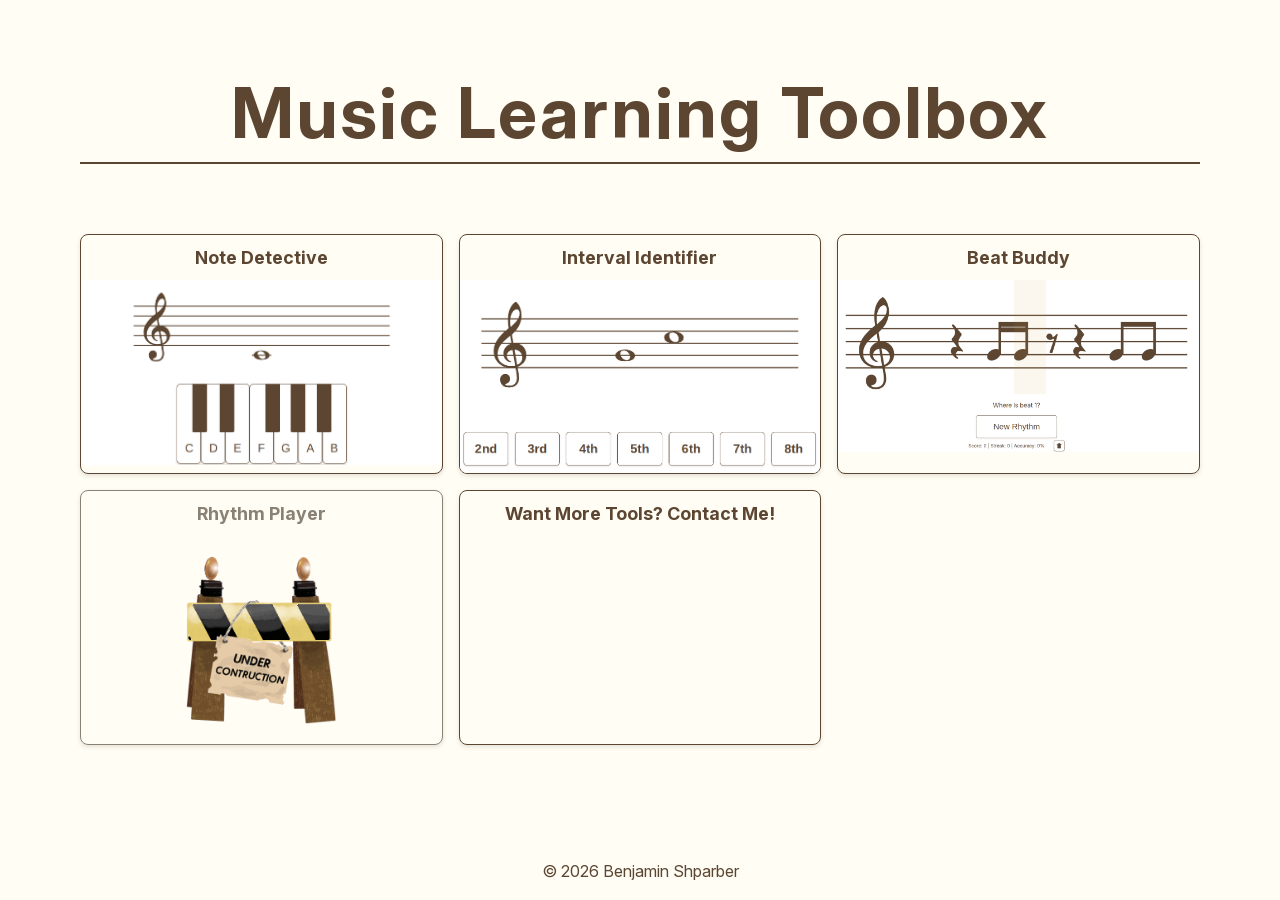
<file: index.html>
<!DOCTYPE html>
<html lang="en">
<head>
    <meta charset="UTF-8">
    <meta name="viewport" content="width=device-width, initial-scale=1.0">
    <title> Music Learning Toolbox</title>
    <link rel="stylesheet" href="shared/shared-style.css">
</head>

<body class="home-page">
    
    <section class="tools-list">
       
         <h1>Music Learning Toolbox</h1>

        <div class="tools-grid">

            <a href="note-detective/note-detective.html" class="tools-card">
                <h2>Note Detective</h3>
                <div class ="tool-preview">
                    <img src="note-detective/note-detective-preview.png" alt="">
                </div>
            </a>

            <a href="interval-identifier/interval-identifier.html" class="tools-card">
                <h2>Interval Identifier</h2>
                <div class ="tool-preview">
                    <img src="interval-identifier/interval-identifier-preview.png" alt="">
                </div>
            </a>

            <a href="beat-buddy/beat-buddy.html" class="tools-card">
                <h2>Beat Buddy</h2>
                <div class ="tool-preview">
                    <img src="beat-buddy/beat-buddy-preview.png" alt="">
                </div>
            </a>

            <div class="tools-card tools-card-coming-soon">
                <h2>Rhythm Player</h2>
                <div class ="tool-preview">
                    <img src="Important-Files/Under-Construction.png" alt="Coming Soon!">
                </div>
            </div>

            <a class="tools-card" href="mailto:benshparber@gmail.com">
                <h2>Want More Tools? Contact Me!</h2>
            </a>
        </div>
    </section>

    <footer>
    <p>© 2026 Benjamin Shparber</p> 
    </footer>
</body>
</html>
</file>
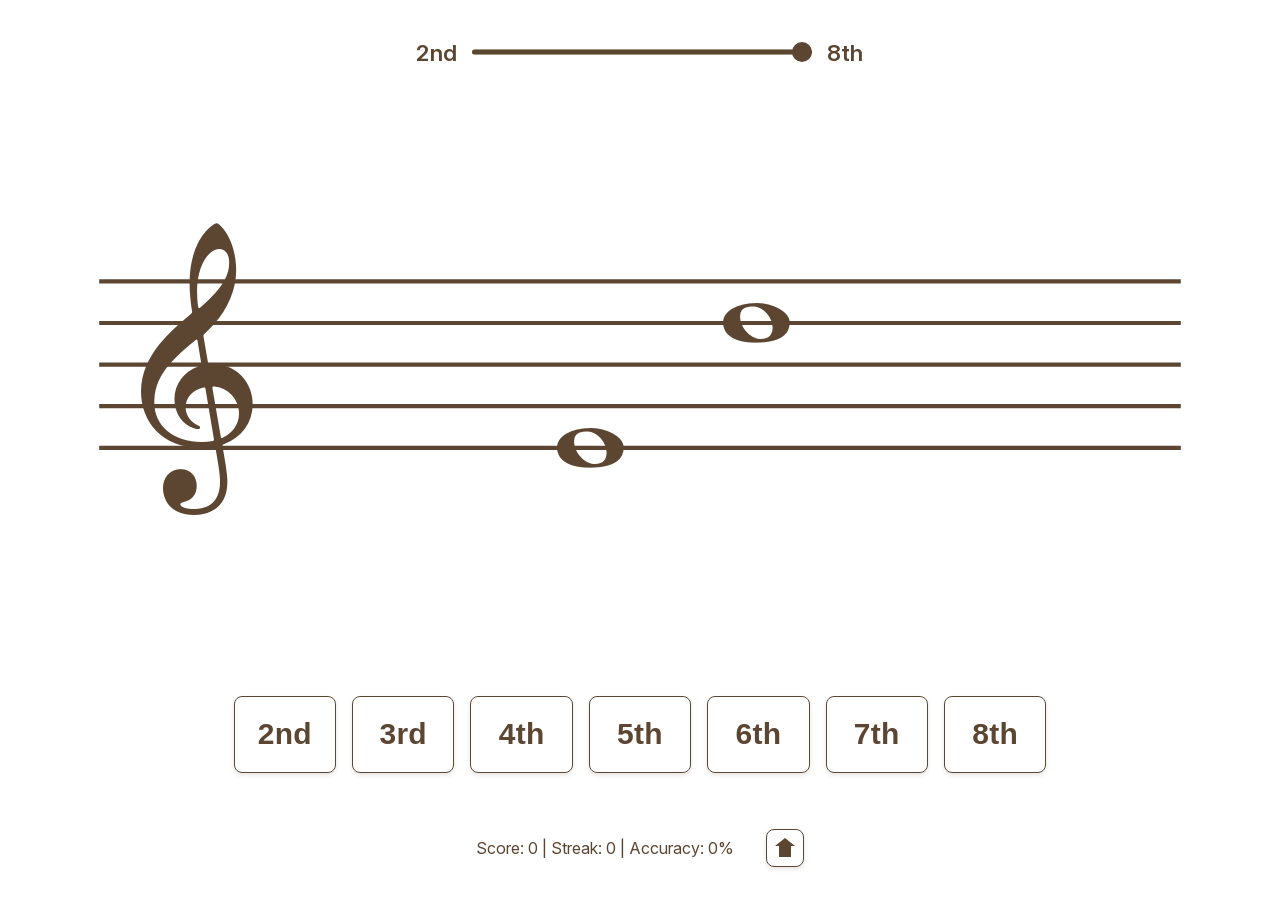
<file: interval-trainer/index.html>
<!DOCTYPE html>
<html>
    <head>
        <meta charset="UTF-8">
        <meta name="viewport" content="width=device-width, initial-scale=1.0">
        <title>Interval Trainer</title>
        <link rel="stylesheet" href="../shared/style.css">
        <link rel="stylesheet" href="style.css">
    </head>
    <body>
        <div id ="app">
            <div id="topControls">
                <div id="rangeSelector">
                    <label><span id="rangeFromLabel">2nd</span></label>
                    <div class="slider-track">
                        <div class="slider-fill"></div>
                        <input type="range" id="rangeTo" min="1" max="7" value="7">
                    </div>
                    <label><span id="rangeToLabel">8th</span></label>
                </div>
            </div>


            <svg viewBox="0 0 300 150">
                <!--Five staff lines, 10px apart, starting at y=40 -->
                <line x1="20" y1="40" x2="280" y2="40" class="staff-line" stroke-width="1"/>
                <line x1="20" y1="50" x2="280" y2="50" class="staff-line" stroke-width="1"/>
                <line x1="20" y1="60" x2="280" y2="60" class="staff-line" stroke-width="1"/>
                <line x1="20" y1="70" x2="280" y2="70" class="staff-line" stroke-width="1"/>
                <line x1="20" y1="80" x2="280" y2="80" class="staff-line" stroke-width="1"/>
            </svg>

            <div id="interval-buttons">
                <button class="interval" data-interval="2">2nd</button>
                <button class="interval" data-interval="3">3rd</button>
                <button class="interval" data-interval="4">4th</button>
                <button class="interval" data-interval="5">5th</button>
                <button class="interval" data-interval="6">6th</button>
                <button class="interval" data-interval="7">7th</button>
                <button class="interval" data-interval="8">8th</button>
            </div>         
            
            <div id="bottomControls">
                <p id="scoreDisplay">Score: 0 | Streak: 0 | Accuracy: 0%</p>

                <a id="home-button" href="../index.html" aria-label="Home"><span class="home-icon"></span></a>
            </div>
        
        <script src="../shared/slider.js"></script>
        <script src="script.js"></script>
        </div>
    </body>
</html>
</file>
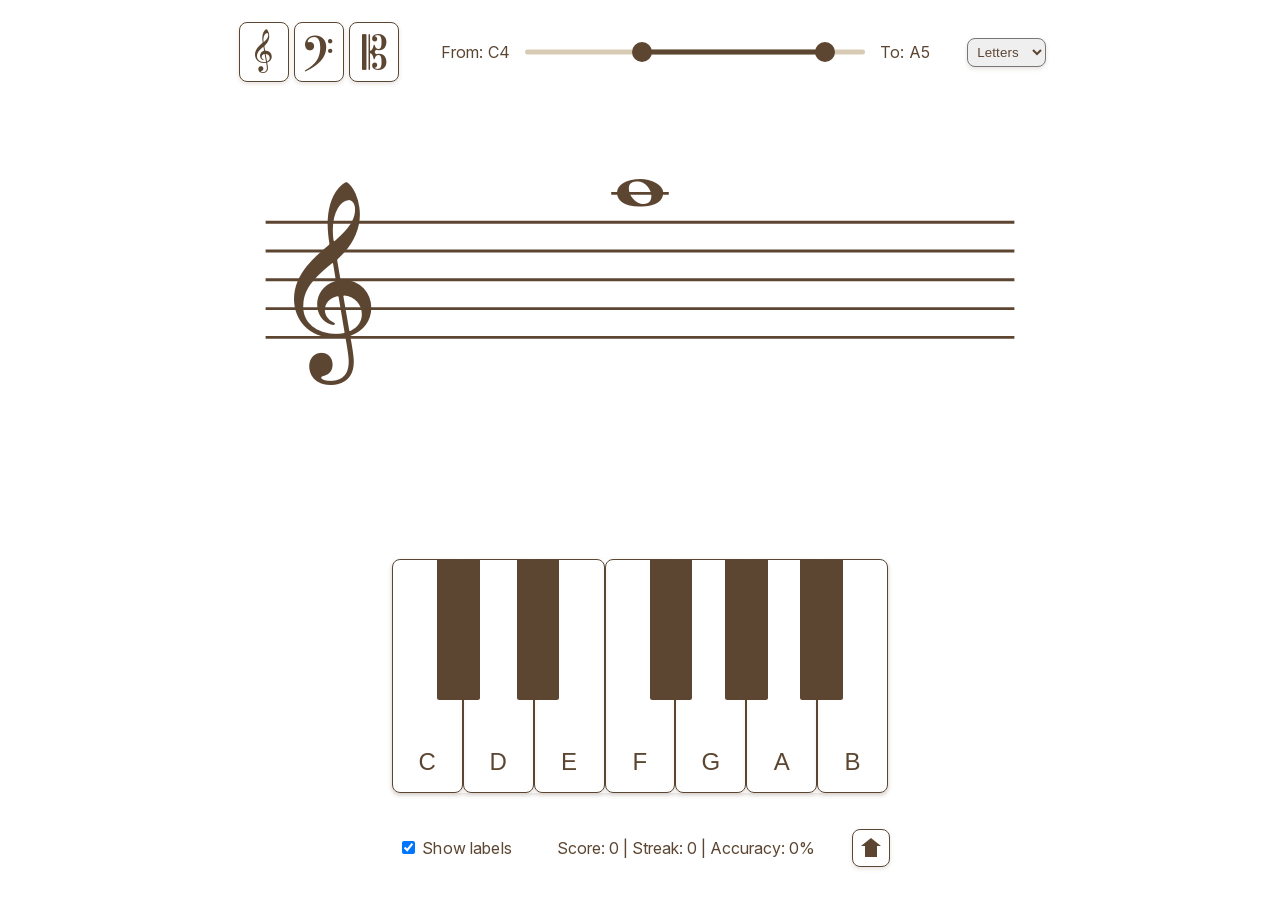
<file: note-trainer/index.html>
<!DOCTYPE html>
<html>
    <head>
        <meta charset="UTF-8">
        <meta name="viewport" content="width=device-width, initial-scale=1.0">
        <title>Note Trainer</title>
        <link rel="stylesheet" href="../shared/style.css">
        <link rel="stylesheet" href="style.css">
    </head>
    <body>
        <div id = "app">
            <div id="topControls">
                <div id="clefSelector">
                    <button class="clef-btn" data-clef="treble">Treble</button>
                    <button class="clef-btn" data-clef="bass">Bass</button>
                    <button class="clef-btn" data-clef="alto">Alto</button>
                </div>

                <div id="rangeSelector">
                    <label>From: <span id="rangeFromLabel"></span></label>
                    <div class="slider-track">
                        <div class="slider-fill"></div>
                        <input type="range" id="rangeFrom" min="0" max="8" value="0">
                        <input type="range" id="rangeTo" min="0" max="8" value="8">
                    </div>
                    <label>To: <span id="rangeToLabel"></span></label>
                </div>

                <div id="mobileRangeSelector">
                    <label>From:<select id="mobileRangeFrom"></select></label>
                    <label>To:<select id="mobileRangeTo"></select></label>
                </div>


                <select id="namingSystemSelect">
                    <option value="letters">Letters</option>
                    <option value="solfege">Solfege</option>
                    <option value="german_nordic"></option>
                </select>
            </div>
        
            <svg viewBox="0 0 300 150">
                <!--Five staff lines, 10px apart, starting at y=40 -->
                <line x1="20" y1="40" x2="280" y2="40" class="staff-line" stroke-width="1"/>
                <line x1="20" y1="50" x2="280" y2="50" class="staff-line" stroke-width="1"/>
                <line x1="20" y1="60" x2="280" y2="60" class="staff-line" stroke-width="1"/>
                <line x1="20" y1="70" x2="280" y2="70" class="staff-line" stroke-width="1"/>
                <line x1="20" y1="80" x2="280" y2="80" class="staff-line" stroke-width="1"/>
            </svg>


            <div id="keyboard">
                <button class="key" data-note="C">C</button>
                <button class="key" data-note="D">D</button>
                <button class="key" data-note="E">E</button>
                <button class="key" data-note="F">F</button>
                <button class="key" data-note="G">G</button>
                <button class="key" data-note="A">A</button>
                <button class="key" data-note="B">B</button>
                <div class="black-key"></div>
                <div class="black-key"></div>
                <div class="black-key"></div>
                <div class="black-key"></div>
                <div class="black-key"></div>  
            </div>
        
            <div id="bottomControls">
                <div id="labelToggle">
                    <label><input type="checkbox" id="showLabels" checked> Show labels</label>
                </div>

                <div>
                    <p id="scoreDisplay">Score: 0 | Streak: 0 | Accuracy: 0%</p>
                </div>

                <a id="home-button" href="../index.html" aria-label="Home"><span class="home-icon"></span></a>
           
            </div>
        
        <script src="../shared/slider.js"></script>
        <script src="script.js"></script>
        </div>
    </body>
</html>
</file>
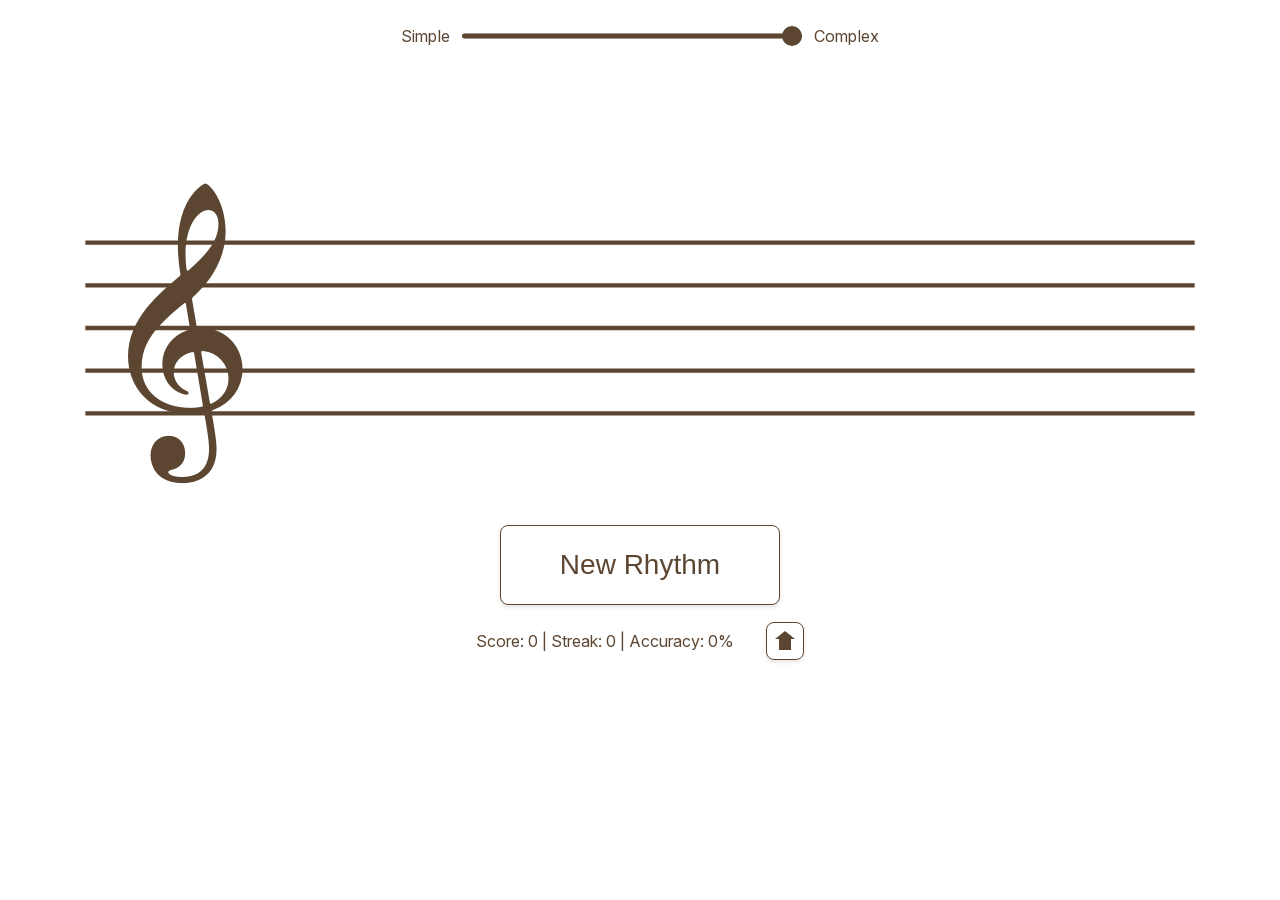
<file: rhythm-reading/index.html>
<!DOCTYPE html>
<html>
    <head>
        <meta charset="UTF-8">
        <meta name="viewport" content="width=device-width, initial-scale=1.0">
        <title>Rhythm Reading</title>
        <link rel="stylesheet" href="../shared/style.css">
        <link rel="stylesheet" href="./rhythm-reading.css">
    </head>

    <body>
        <div id ="app">
            <div id="topControls">
                <div id="complexitySelector">
                    <label><span id="complexityFromLabel">Simple</span></label>
                    <div class="slider-track">
                        <div class="slider-fill"></div>
                        <input type="range" id="rangeTo" min="1" max="7" value="7">
                    </div>
                    <label><span id="complexityToLabel">Complex</span></label>
                </div>
            </div>


            <svg viewBox="0 0 300 100">
                <!--Five staff lines, 10px apart, starting at y=40 -->
                <line x1="20" y1="40" x2="280" y2="40" class="staff-line" stroke-width="1"/>
                <line x1="20" y1="50" x2="280" y2="50" class="staff-line" stroke-width="1"/>
                <line x1="20" y1="60" x2="280" y2="60" class="staff-line" stroke-width="1"/>
                <line x1="20" y1="70" x2="280" y2="70" class="staff-line" stroke-width="1"/>
                <line x1="20" y1="80" x2="280" y2="80" class="staff-line" stroke-width="1"/>
            </svg>   

            <p id="questionDisplay"></p>

            <div id="newRhythmButtonSection">
                <button id="newRhythmButton">New Rhythm</button>
            </div>
            
            <!--<div id="settingsCheckboxes">
                <label><input type="checkbox" id="quarterNote" checked>Quarter Notes</label>
                <label><input type="checkbox" id="halfNote" checked>Half Notes</label>
                <label><input type="checkbox" id="dottedHalfNote" checked>Dotted Half Notes</label>
                <label><input type="checkbox" id="dottedQuarterEighth" checked>Dotted Quarter and Eighth Figure</label>
                <label><input type="checkbox" id="pairEighths" checked>Pair of Eighth Notes</label>
                <label><input type="checkbox" id="eighthNoteTriplets" checked>Eighth Note Triplets</label>
                <label><input type="checkbox" id="sixteenthNotes" checked>Sixteenth Notes</label>
            </div>-->
            
            <div id="bottomControls">
                <p id="scoreDisplay">Score: 0 | Streak: 0 | Accuracy: 0%</p>

                <a id="home-button" href="../index.html" aria-label="Home"><span class="home-icon"></span></a>
            </div>
        
        <script src="../shared/rhythm-complexity.js"></script>
        <script src="../shared/rhythm-generator.js"></script>
        <script src="../shared/rhythm-renderer.js"></script>
        <script src="../shared/slider.js"></script>
        <script src="./rhythm-reading.js"></script>
        </div>
    </body>
</html>
</file>
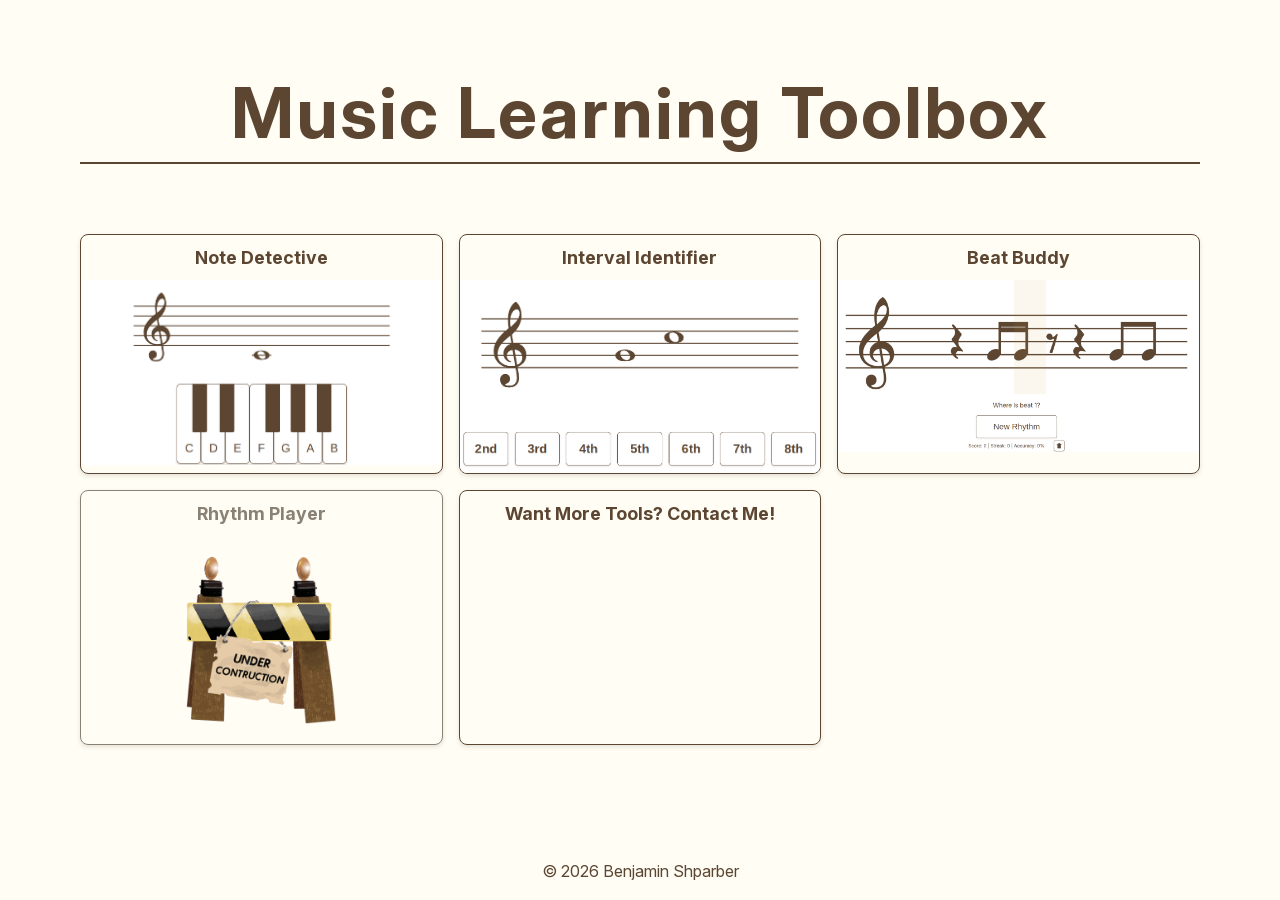
<file: home-page.html>
<!DOCTYPE html>
<html lang="en">
<head>
    <meta charset="UTF-8">
    <meta name="viewport" content="width=device-width, initial-scale=1.0">
    <title> Music Learning Toolbox</title>
    <link rel="stylesheet" href="shared/shared-style.css">
</head>

<body class="home-page">
    
    <section class="tools-list">
       
         <h1>Music Learning Toolbox</h1>

        <div class="tools-grid">

            <a href="note-detective/note-detective.html" class="tools-card">
                <h2>Note Detective</h3>
                <div class ="tool-preview">
                    <img src="note-detective/note-detective-preview.png" alt="">
                </div>
            </a>

            <a href="interval-identifier/interval-identifier.html" class="tools-card">
                <h2>Interval Identifier</h2>
                <div class ="tool-preview">
                    <img src="interval-identifier/interval-identifier-preview.png" alt="">
                </div>
            </a>

            <a href="beat-buddy/index.html" class="tools-card">
                <h2>Beat Buddy</h2>
                <div class ="tool-preview">
                    <img src="beat-buddy/beat-buddy-preview.png" alt="">
                </div>
            </a>

            <div class="tools-card tools-card-coming-soon">
                <h2>Rhythm Player</h2>
                <div class ="tool-preview">
                    <img src="Important-Files/Under-Construction.png" alt="Coming Soon!">
                </div>
            </div>

            <a class="tools-card" href="mailto:benshparber@gmail.com">
                <h2>Want More Tools? Contact Me!</h2>
            </a>
        </div>
    </section>

    <footer>
    <p>© 2026 Benjamin Shparber</p> 
    </footer>
</body>
</html>
</file>
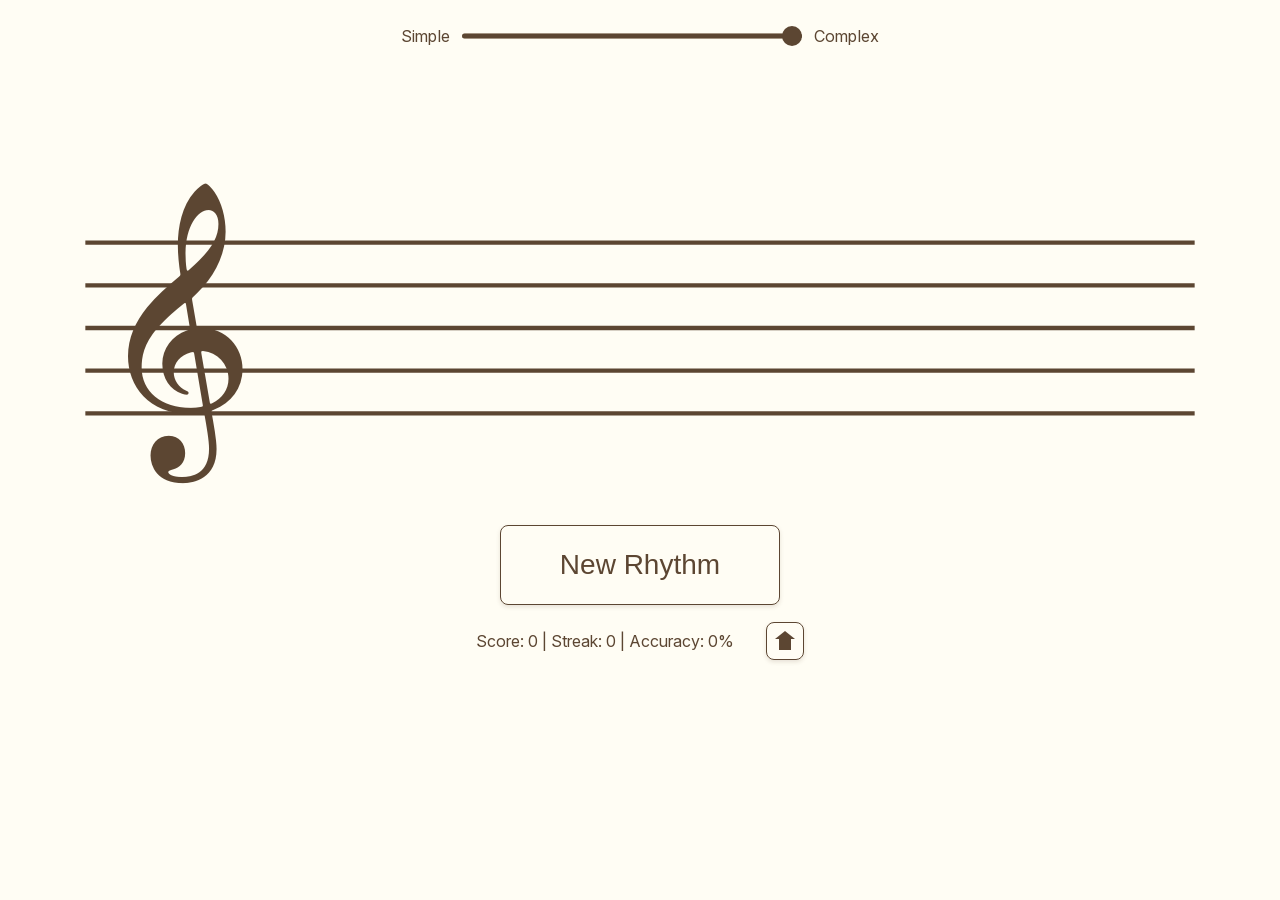
<file: beat-buddy/beat-buddy.html>
<!DOCTYPE html>
<html>
    <head>
        <meta charset="UTF-8">
        <meta name="viewport" content="width=device-width, initial-scale=1.0">
        <title>Rhythm Reading</title>
        <link rel="stylesheet" href="../shared/shared-style.css">
        <link rel="stylesheet" href="./beat-buddy-style.css">
    </head>

    <body>
        <div id ="app">
            <div id="topControls">
                <div id="complexitySelector">
                    <label><span id="complexityFromLabel">Simple</span></label>
                    <div class="slider-track">
                        <div class="slider-fill"></div>
                        <input type="range" id="rangeTo" min="1" max="7" value="7">
                    </div>
                    <label><span id="complexityToLabel">Complex</span></label>
                </div>
            </div>


            <svg viewBox="0 0 300 100">
                <!--Five staff lines, 10px apart, starting at y=40 -->
                <line x1="20" y1="40" x2="280" y2="40" class="staff-line" stroke-width="1"/>
                <line x1="20" y1="50" x2="280" y2="50" class="staff-line" stroke-width="1"/>
                <line x1="20" y1="60" x2="280" y2="60" class="staff-line" stroke-width="1"/>
                <line x1="20" y1="70" x2="280" y2="70" class="staff-line" stroke-width="1"/>
                <line x1="20" y1="80" x2="280" y2="80" class="staff-line" stroke-width="1"/>
            </svg>   

            <p id="questionDisplay"></p>

            <div id="newRhythmButtonSection">
                <button id="newRhythmButton">New Rhythm</button>
            </div>
            
            <!--<div id="settingsCheckboxes">
                <label><input type="checkbox" id="quarterNote" checked>Quarter Notes</label>
                <label><input type="checkbox" id="halfNote" checked>Half Notes</label>
                <label><input type="checkbox" id="dottedHalfNote" checked>Dotted Half Notes</label>
                <label><input type="checkbox" id="dottedQuarterEighth" checked>Dotted Quarter and Eighth Figure</label>
                <label><input type="checkbox" id="pairEighths" checked>Pair of Eighth Notes</label>
                <label><input type="checkbox" id="eighthNoteTriplets" checked>Eighth Note Triplets</label>
                <label><input type="checkbox" id="sixteenthNotes" checked>Sixteenth Notes</label>
            </div>-->
            
            <div id="bottomControls">
                <p id="scoreDisplay">Score: 0 | Streak: 0 | Accuracy: 0%</p>

                <a id="home-button" href="../index.html" aria-label="Home"><span class="home-icon"></span></a>
            </div>
        
        <script src="../shared/rhythm-complexity.js"></script>
        <script src="../shared/rhythm-generator.js"></script>
        <script src="../shared/rhythm-renderer.js"></script>
        <script src="../shared/slider.js"></script>
        <script src="./beat-buddy.js"></script>
        </div>
    </body>
</html>
</file>
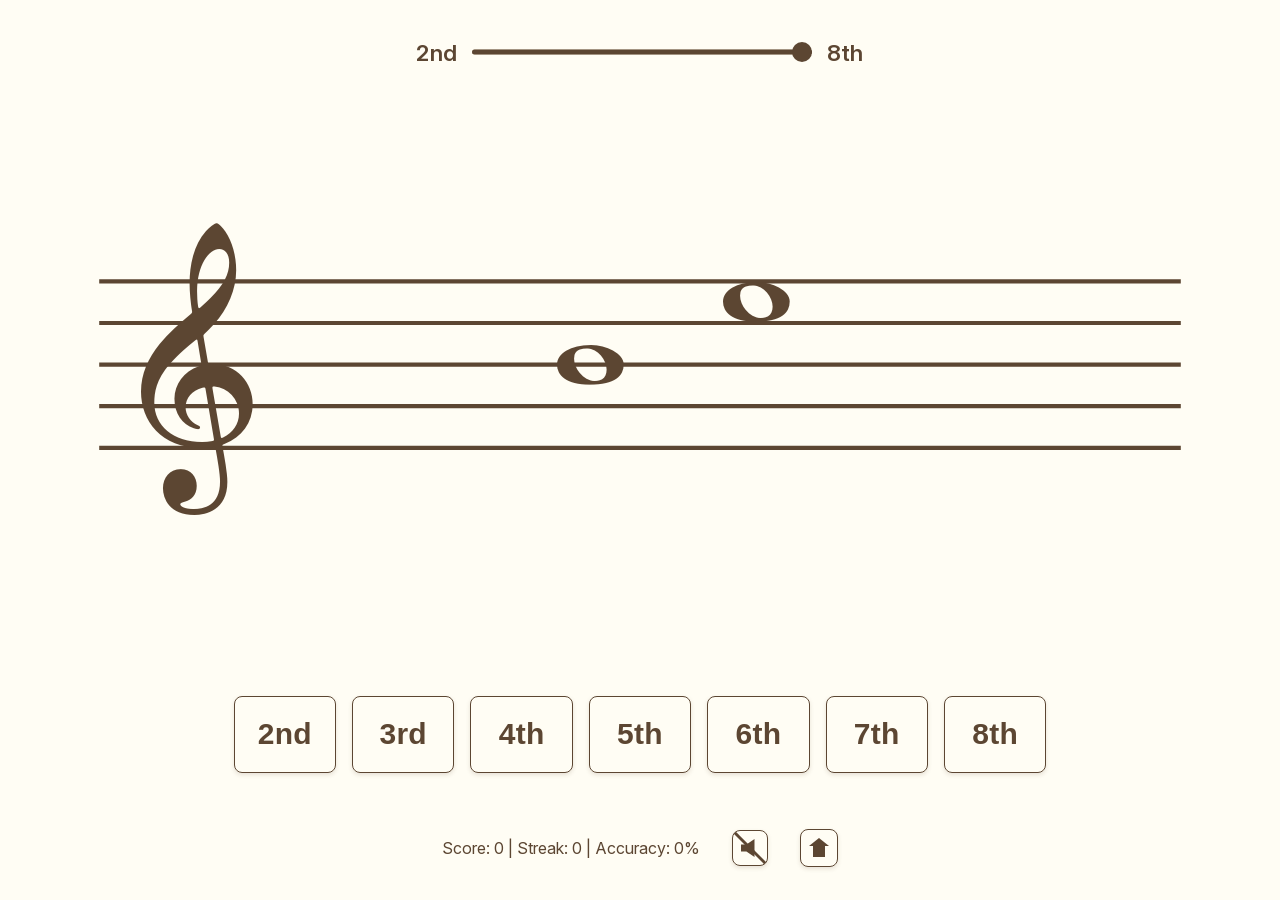
<file: interval-identifier/interval-identifier.html>
<!DOCTYPE html>
<html>
    <head>
        <meta charset="UTF-8">
        <meta name="viewport" content="width=device-width, initial-scale=1.0">
        <title>Interval Trainer</title>
        <link rel="stylesheet" href="../shared/shared-style.css">
        <link rel="stylesheet" href="interval-identifier-style.css">
    </head>
    <body>
        <div id ="app">
            <div id="topControls">
                <div id="rangeSelector">
                    <label><span id="rangeFromLabel">2nd</span></label>
                    <div class="slider-track">
                        <div class="slider-fill"></div>
                        <input type="range" id="rangeTo" min="1" max="7" value="7">
                    </div>
                    <label><span id="rangeToLabel">8th</span></label>
                </div>
            </div>


            <svg viewBox="0 0 300 150">
                <!--Five staff lines, 10px apart, starting at y=40 -->
                <line x1="20" y1="40" x2="280" y2="40" class="staff-line" stroke-width="1"/>
                <line x1="20" y1="50" x2="280" y2="50" class="staff-line" stroke-width="1"/>
                <line x1="20" y1="60" x2="280" y2="60" class="staff-line" stroke-width="1"/>
                <line x1="20" y1="70" x2="280" y2="70" class="staff-line" stroke-width="1"/>
                <line x1="20" y1="80" x2="280" y2="80" class="staff-line" stroke-width="1"/>
            </svg>

            <div id="interval-buttons">
                <button class="interval" data-interval="2">2nd</button>
                <button class="interval" data-interval="3">3rd</button>
                <button class="interval" data-interval="4">4th</button>
                <button class="interval" data-interval="5">5th</button>
                <button class="interval" data-interval="6">6th</button>
                <button class="interval" data-interval="7">7th</button>
                <button class="interval" data-interval="8">8th</button>
            </div>         
            
            <div id="bottomControls">
                <p id="scoreDisplay">Score: 0 | Streak: 0 | Accuracy: 0%</p>

                <button id="speakerButton" type="button" aria-label="Unmute sound">
                    <span class="speaker-icon muted"></span>
                </button>
                
                <a id="home-button" href="../index.html" aria-label="Home"><span class="home-icon"></span></a>
            </div>
        
        <script src="../shared/slider.js"></script>
        <script src="../shared/audio-engine.js"></script>
        <script src="interval-identifier.js"></script>
        </div>
    </body>
</html>
</file>
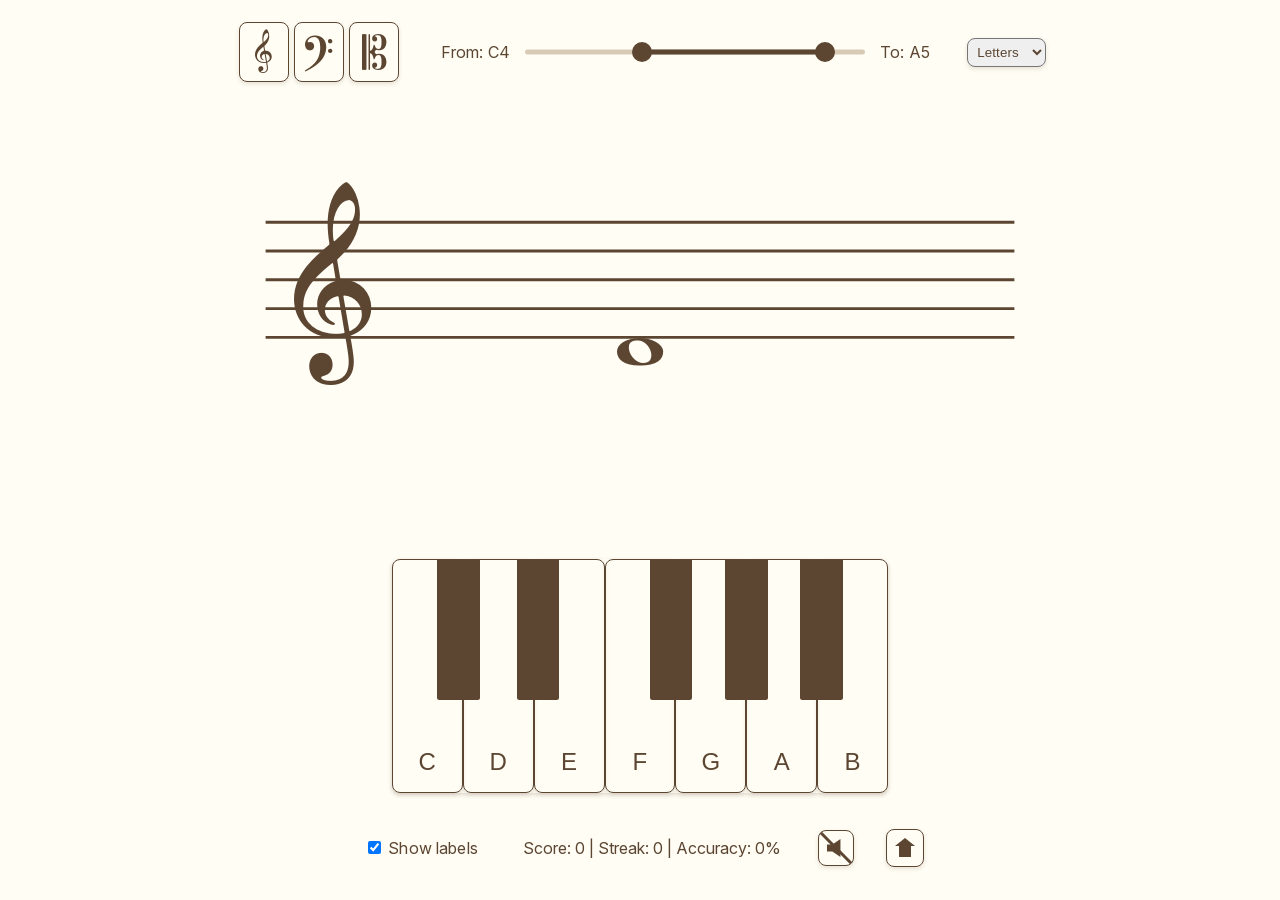
<file: note-detective/note-detective.html>
<!DOCTYPE html>
<html>
    <head>
        <meta charset="UTF-8">
        <meta name="viewport" content="width=device-width, initial-scale=1.0">
        <title>Note Trainer</title>
        <link rel="stylesheet" href="../shared/shared-style.css">
        <link rel="stylesheet" href="note-detective-style.css">
    </head>
    <body>
        <div id = "app">
            <div id="topControls">
                <div id="clefSelector">
                    <button class="clef-btn" data-clef="treble">Treble</button>
                    <button class="clef-btn" data-clef="bass">Bass</button>
                    <button class="clef-btn" data-clef="alto">Alto</button>
                </div>

                <div id="rangeSelector">
                    <label>From: <span id="rangeFromLabel"></span></label>
                    <div class="slider-track">
                        <div class="slider-fill"></div>
                        <input type="range" id="rangeFrom" min="0" max="8" value="0">
                        <input type="range" id="rangeTo" min="0" max="8" value="8">
                    </div>
                    <label>To: <span id="rangeToLabel"></span></label>
                </div>

                <div id="mobileRangeSelector">
                    <label>From:<select id="mobileRangeFrom"></select></label>
                    <label>To:<select id="mobileRangeTo"></select></label>
                </div>


                <select id="namingSystemSelect">
                    <option value="letters">Letters</option>
                    <option value="solfege">Solfege</option>
                    <option value="german_nordic"></option>
                </select>
            </div>
        
            <svg viewBox="0 0 300 150">
                <!--Five staff lines, 10px apart, starting at y=40 -->
                <line x1="20" y1="40" x2="280" y2="40" class="staff-line" stroke-width="1"/>
                <line x1="20" y1="50" x2="280" y2="50" class="staff-line" stroke-width="1"/>
                <line x1="20" y1="60" x2="280" y2="60" class="staff-line" stroke-width="1"/>
                <line x1="20" y1="70" x2="280" y2="70" class="staff-line" stroke-width="1"/>
                <line x1="20" y1="80" x2="280" y2="80" class="staff-line" stroke-width="1"/>
            </svg>


            <div id="keyboard">
                <button class="key" data-note="C">C</button>
                <button class="key" data-note="D">D</button>
                <button class="key" data-note="E">E</button>
                <button class="key" data-note="F">F</button>
                <button class="key" data-note="G">G</button>
                <button class="key" data-note="A">A</button>
                <button class="key" data-note="B">B</button>
                <div class="black-key"></div>
                <div class="black-key"></div>
                <div class="black-key"></div>
                <div class="black-key"></div>
                <div class="black-key"></div>  
            </div>
        
            <div id="bottomControls">
                <div id="labelToggle">
                    <label><input type="checkbox" id="showLabels" checked> Show labels</label>
                </div>

                <div>
                    <p id="scoreDisplay">Score: 0 | Streak: 0 | Accuracy: 0%</p>
                </div>
                
                <button id="speakerButton" type="button" aria-label="Unmute sound">
                    <span class="speaker-icon muted"></span>
                </button>
                <a id="home-button" href="../index.html" aria-label="Home"><span class="home-icon"></span></a>
           
            </div>
        
        <script src="../shared/slider.js"></script>
        <script src="../shared/audio-engine.js"></script>
        <script src="note-detective.js"></script>
        </div>
    </body>
</html>
</file>
<file: shared/shared-style.css>
@font-face {
    font-family: "Bravura";
    src: url("fonts/Bravura.woff2") format("woff2");
}

@font-face {
    font-family: "Inter";
    src: url("fonts/InterVariable.woff2") format("woff2");
}

:root {
    color-scheme: only light;

    --key-width-by-height: calc(min(26vh, 260px) / 3.3);
    --key-width-by-viewport: calc(90vw / 7);
    --key-width: min(var(--key-width-by-height), var(--key-width-by-viewport));
    --key-height: calc(var(--key-width) * 3.3);
    --keyboard-width: calc(var(--key-width) * 7);
    --black-key-width: calc(var(--key-width) * 0.6);
    --black-key-offset: calc(var(--key-width) * 0.06);
    
    --ink: #5c4632;
    --accent: #c99a3f;
    --background: #fffdf4;
   
    --shadow: 0 2px 4px rgba(92, 70, 50, 0.15);
    --shadow-hover: 0 4px 8px rgba(92, 70, 50, 0.2);
    
    --radius: 8px;
    --transition: 0.15s ease;
    --hover-lift: -2px;
} 

html, body {
    margin: 0;
}

body {
    width: 100%;
    height: 100%;
    overflow: hidden;
    overscroll-behavior: none;
    touch-action: none;
}

html:has(body.home-page) {
    overflow-y: auto;
}

body.home-page {
    height: auto;
    overflow-y: auto;
    touch-action: pan-y;
}

.tools-list {
    padding: 100px 80px;
    text-align: center;
    background-color: var(--background);
}

.tools-list h1{
    font-family: "Inter", sans-serif;
    font-size: clamp(50px, 7vw, 70px);
    font-weight: 700;
    color: var(--ink);
    letter-spacing: 2px;
    border-bottom: 2px solid var(--ink);
    padding-bottom: 7px;
    margin-top: 0;
    margin-bottom: 40px;
    position: relative;
    top: -30px;
}

.tools-grid {
    display: grid;
    grid-template-columns: repeat(auto-fit, minmax(280px, 1fr));
    gap: 16px;
}

.tools-card {
    display: flex;
    flex-direction: column;
    align-items: center;
    text-align: center;
    border: 1px solid var(--ink);
    background-color: transparent;
    overflow: hidden;
    text-decoration: none;
    color: var(--ink);
}

.tools-card:hover {
    border-color: var(--accent)
}

.tools-card h2 {
    font-family: "Inter", sans-serif;
    color: var(--ink);
    font-size: clamp(14px, 1.4vw, 20px);
    margin: 12px;
}

.tool-preview {
    width: 100%;
    overflow: hidden;
}

.tool-preview img {
    display: block;
    width: 100%;
    height: auto;
}
.tools-card-coming-soon .tool-preview {
    width: 100%;
    display: flex;
    justify-content: center;
    padding: 20px;
}

.tools-card-coming-soon .tool-preview img {
    width: 150px;
    height: auto;
    filter: grayscale(30%) saturate(70%);
}

.tools-card-coming-soon {
    border-color: #8a8175;
}

.tools-card-coming-soon h2 {
    color: #8a8175;
}

.tools-card-coming-soon:hover {
    border-color: #8a8175;
}

.contact {
    text-align: center;
}

footer {
    text-align: center;
}

button {
    color: var(--ink);
    background-color: transparent;
    border: 1px solid var(--ink);
    border-radius: var(--radius);
    box-shadow: var(--shadow);
    cursor: pointer;
    transition: transform var(--transition), box-shadow var(--transition);
}

.clef-btn {
    font-family: "Bravura";
    width: 50px; 
    height: clamp(40px, 7vh, 60px);
    display: flex;
    align-items: center;
    justify-content: center;
}

.clef-btn[data-clef="treble"] .glyph {
    font-size: clamp(16px, 3.8vh, 25px);
    transform: translate(0, 0.2em);
}

.clef-btn[data-clef="bass"] .glyph {
    font-size: clamp(24px, 6vh, 40px);
    transform: translate(0, -0.15em);
}

.clef-btn[data-clef="alto"] .glyph {
    font-size: clamp(21px, 5.2vh, 35px);
    transform: translate(0, 0);
}


/* SLIDER */

.slider-track {
    position: relative;
    height: 44px;
    width: clamp(150px, 35vw, 340px);
    touch-action: none;
    cursor: pointer;
}

/* The actual HTML range input */

.slider-track input[type="range"] {
    -webkit-appearance: none;
    appearance: none;
    background: transparent;
    position: absolute;
    top: 50%;
    left: 0;
    width: 100%;
    height: 44px;
    transform: translateY(-50%);
    margin: 0;
    pointer-events: none;
    z-index: 2;
    cursor: pointer;
}

/* The unfilled slider track */

.slider-track::before {
    content: "";
    position: absolute;
    top: 50%;
    left: 0;
    right: 0;
    height: 5px;
    background: #d8cbb5;
    transform: translateY(-50%);
    border-radius: 3px;
    pointer-events: none;
    z-index: 0;
}

/* The filled portion of the track */

.slider-fill {
    position: absolute;
    top: 50%;
    left: 0;
    height: 5px;
    background: var(--ink);
    transform: translateY(-50%);
    pointer-events: none;
    border-radius: 3px;
    z-index: 1;
}

/* WebKit track (Chrome, Safari, etc.) */

.slider-track input[type="range"]::-webkit-slider-runnable-track {
    background: transparent;
    height: 5px;
}

/* Firefox track */

.slider-track input[type="range"]::-moz-range-track {
    background: transparent;
    height: 5px;
}

/* WebKit thumb */

.slider-track input[type="range"]::-webkit-slider-thumb {
    -webkit-appearance: none;
    width: 20px;
    height: 20px;
    border-radius: 50%;
    background: var(--ink);
    margin-top: -7.5px;
    transition: transform 0.15s ease, box-shadow 0.15s ease;
}

/* Firefox thumb */

.slider-track input[type="range"]::-moz-range-thumb {
    width: 20px;
    height: 20px;
    border-radius: 50%;
    background: var(--ink);
    transition: transform 0.15s ease, box-shadow 0.15s ease;
}

/* Remove the browser's default focus outline for pointer interaction */
.slider-track input[type="range"]:focus {
    outline: none;
}

/* Show a themed outline when navigating with a keyboard */
.slider-track input[type="range"]:focus-visible {
    outline: 2px solid var(--accent);
    outline-offset: 5px;
    border-radius: 4px;
}

/* Active thumb appearance */

.slider-track.is-active input[type="range"]::-webkit-slider-thumb {
    transform: scale(1.35);
    box-shadow: 0 0 0 4px rgba(201, 154, 63, 0.25);
}

.slider-track.is-active input[type="range"]::-moz-range-thumb {
    transform: scale(1.35);
    box-shadow: 0 0 0 4px rgba(201, 154, 63, 0.25);
}


.staff-line {
    stroke: var(--ink);
}

.note-head {
    fill: var(--ink);
}

.note-stem {
    stroke: var(--ink);
    stroke-width: 2;
}

.note-beam{
    stroke: var(--ink);
    stroke-width: 3.7;
}

.clef-glyph {
    fill: var(--ink);
}

#keyboard {
    width: var(--keyboard-width);
    position: relative;
    display: flex;
    justify-content: center;
}

.key {
    width: var(--key-width);
    height: var(--key-height);
    background-color: transparent;
    border: 1px solid var(--ink);
    margin: 0;
    display: flex;
    flex-direction: column;
    justify-content: flex-end;
    align-items: center;
    padding-bottom: 16px;
    color: var(--ink);
    font-size: clamp(18px, 2vw, 24px);
    cursor: pointer;
}

.black-key {
    width: var(--black-key-width);
    height: calc(var(--key-width) * 2);
    position: absolute;
    background-color: var(--ink);
    top: 0;
    z-index:1;
    border-bottom-left-radius: 2.5px;
    border-bottom-right-radius: 2.5px;
}

.black-key:nth-of-type(1) {left: calc(var(--key-width) * 1 - var(--black-key-width) / 2 - var(--black-key-offset)); }
.black-key:nth-of-type(2) {left: calc(var(--key-width) * 2 - var(--black-key-width) / 2 + var(--black-key-offset)); }
.black-key:nth-of-type(3) {left: calc(var(--key-width) * 4 - var(--black-key-width) / 2 - var(--black-key-offset)); }
.black-key:nth-of-type(4) {left: calc(var(--key-width) * 5 - var(--black-key-width) / 2); }
.black-key:nth-of-type(5) {left: calc(var(--key-width) * 6 - var(--black-key-width) / 2 + var(--black-key-offset)); }

body {
    font-family: "Inter", sans-serif;
    background-color: var(--background);
    color: var(--ink);
    margin: 0;
    transition: background-color 0.15s ease;
}

body.flash-correct {
    background-color: #00BFA5;
}

body.flash-wrong {
    background-color: #FF6F00;
}

#topControls, #bottomControls {
    display: flex;
    flex-direction: row;
    justify-content: center;
    align-items: center;
    gap: clamp(12px, 3vw, 32px);
    min-height: 8vh;
    overflow: visible;
}

.speaker-icon {
    position: relative;
    display: block;
    width: 18px;
    height: 18px;
    background-color: var(--ink);
    clip-path: polygon(0 30%, 30% 30%, 75% 0, 75% 100%, 30% 70%, 0 70%);
}

#home-button, #speakerButton {
    width: 36px;
    height: 36px;
    flex-shrink: 0;
    display: flex;
    align-items: center;
    justify-content: center;
    position: relative;
    color: var(--ink);
    background-color: transparent;
    border: 1px solid var(--ink);
    cursor: pointer;
}

.home-icon::before {
    content: "";
    position: absolute;
    left: -4px;
    top: -7px;
    width: 0;
    height: 0;
    border-left: 10px solid transparent;
    border-right: 10px solid transparent;
    border-bottom: 8px solid var(--ink);
}

.home-icon {
    position: relative;
    display: block;
    width: 12px;
    height: 12px;
    background-color: var(--ink);
    top: 3px;
}

.clef-btn, .key, #keyboard, #namingSystemSelect, .tools-card, .interval, #home-button, #newRhythmButton, #speakerButton {
    border-radius: var(--radius);
    box-shadow: var(--shadow);
}

.clef-btn, .key, .tools-card, .interval, #home-button, #newRhythmButton, #speakerButton {
    transition: transform var(--transition), box-shadow var(--transition), background-color var(--transition);
}

@media (hover:hover) {
    .clef-btn:hover, .key:hover, .interval:hover, #home-button:hover, #newRhythmButton:hover, #speakerButton:hover {
        background-color: var(--accent);
        transform: translateY(var(--hover-lift));
        box-shadow: var(--shadow-hover);
    }
}

.clef-btn:active, .key:active, .interval:active, #home-button:active, #newRhythmButton:active, #speakerButton:active {
    background-color: var(--accent);
    transform: translateY(var(--hover-lift));
    box-shadow: var(--shadow-hover);
}

#speakerButton:has(.speaker-icon.unmuted)::before {
    content: "";
    position: absolute;
    width: 8px;
    height: 12px;
    right: 5px;
    top: 50%;
    border-right: 2px solid var(--ink);
    border-radius: 50%;
    transform: translateY(-50%);
}

#speakerButton:has(.speaker-icon.muted)::after {
    content: "";
    position: absolute;
    width: 43px;
    height: 3px;
    top: 50%;
    left: 50%;
    background-color: var(--ink);
    transform: translate(-50%, -50%) rotate(45deg);
}



.tools-card:hover {
    transform: translateY(var(--hover-lift));
    box-shadow: var(--shadow-hover);
}

label, .clef-btn, .key, #namingSystemSelect, .interval {
    letter-spacing: 0.01em;
}

@keyframes notePopCorrect {
    0% { transform: scale(1); }
    50% {transform: scale(1.2); }
    100% {transform: scale(1); }
}

@keyframes notePopWrong {
     0% { transform: scale(1); }
    50% { transform: scale(0.8); }
    100% { transform: scale(1); }
}

.note-group.pop-correct {
    animation: notePopCorrect 0.3s ease;
    transform-origin: center;
    transform-box: fill-box;  
}

.note-group.pop-wrong {
    animation: notePopWrong 0.3s ease;
    transform-origin: center;
    transform-box: fill-box;
}
</file>
<file: shared/style.css>
@font-face {
    font-family: "Bravura";
    src: url("fonts/Bravura.woff2") format("woff2");
}

@font-face {
    font-family: "Inter";
    src: url("fonts/InterVariable.woff2") format("woff2");
}

:root {
    --key-width-by-height: calc(min(26vh, 260px) / 3.3);
    --key-width-by-viewport: calc(90vw / 7);
    --key-width: min(var(--key-width-by-height), var(--key-width-by-viewport));
    --key-height: calc(var(--key-width) * 3.3);
    --keyboard-width: calc(var(--key-width) * 7);
    --black-key-width: calc(var(--key-width) * 0.6);
    --black-key-offset: calc(var(--key-width) * 0.06);
    
    --ink: #5c4632;
    --accent: #c99a3f;
    --background: #fffdf4;
   
    --shadow: 0 2px 4px rgba(92, 70, 50, 0.15);
    --shadow-hover: 0 4px 8px rgba(92, 70, 50, 0.2);
    
    --radius: 8px;
    --transition: 0.15s ease;

    --hover-lift: -2px;
} 

html, body {
    width: 100%;
    height: 100%;
    margin: 0;
    overflow: hidden;
    overscroll-behavior: none;
    touch-action: none;
}

.tools-list {
    padding: 100px 80px;
    text-align: center;
    background-color: var(--default-background-color);
}

.tools-list h1{
    font-family: "Inter", sans-serif;
    font-size: clamp(50px, 7vw, 70px);
    font-weight: 700;
    color: var(--ink);
    letter-spacing: 2px;
    border-bottom: 2px solid var(--ink);
    padding-bottom: 7px;
    margin-top: 0;
    margin-bottom: 40px;
    position: relative;
    top: -30px;
}

.tools-grid {
    display: grid;
    grid-template-columns: repeat(auto-fit, minmax(280px, 1fr));
    gap: 16px;
}

.tools-card {
    display: flex;
    flex-direction: column;
    align-items: center;
    text-align: center;
    border: 1px solid var(--ink);
    background-color: transparent;
    overflow: hidden;
    text-decoration: none;
    color: var(--ink);
}

.tools-card:hover {
    border-color: var(--accent)
}

.tools-card h2 {
    font-family: "Inter", sans-serif;
    color: var(--ink);
    font-size: clamp(14px, 1.4vw, 20px);
    margin: 12px;
}

.tool-preview {
    width: 100%;
    overflow: hidden;
}

.tool-preview img {
    display: block;
    width: 100%;
    height: auto;
}
.tools-card-coming-soon .tool-preview {
    width: 100%;
    display: flex;
    justify-content: center;
    padding: 20px;
}

.tools-card-coming-soon .tool-preview img {
    width: 150px;
    height: auto;
    filter: grayscale(30%) saturate(70%);
}

.tools-card-coming-soon {
    border-color: #8a8175;
}

.tools-card-coming-soon h2 {
    color: #8a8175;
}

.tools-card-coming-soon:hover {
    border-color: #8a8175;
}

.contact {
    text-align: center;
}

footer {
    text-align: center;
}

button {
    color: var(--ink);
    background-color: transparent;
    border: 1px solid var(--ink);
    border-radius: var(--radius);
    box-shadow: var(--shadow);
    cursor: pointer;
    transition: transform var(--transition), box-shadow var(--transition);
}

.clef-btn {
    font-family: "Bravura";
    width: 50px; 
    height: clamp(40px, 7vh, 60px);
    display: flex;
    align-items: center;
    justify-content: center;
}

.clef-btn[data-clef="treble"] .glyph {
    font-size: clamp(16px, 3.8vh, 25px);
    transform: translate(0, 0.2em);
}

.clef-btn[data-clef="bass"] .glyph {
    font-size: clamp(24px, 6vh, 40px);
    transform: translate(0, -0.15em);
}

.clef-btn[data-clef="alto"] .glyph {
    font-size: clamp(21px, 5.2vh, 35px);
    transform: translate(0, 0);
}


/* SLIDER */

.slider-track {
    position: relative;
    height: 44px;
    width: clamp(150px, 35vw, 340px);
    touch-action: none;
    cursor: pointer;
}

/* The actual HTML range input */

.slider-track input[type="range"] {
    -webkit-appearance: none;
    appearance: none;
    background: transparent;
    position: absolute;
    top: 50%;
    left: 0;
    width: 100%;
    height: 44px;
    transform: translateY(-50%);
    margin: 0;
    pointer-events: none;
    z-index: 2;
    cursor: pointer;
}

/* The unfilled slider track */

.slider-track::before {
    content: "";
    position: absolute;
    top: 50%;
    left: 0;
    right: 0;
    height: 5px;
    background: #d8cbb5;
    transform: translateY(-50%);
    border-radius: 3px;
    pointer-events: none;
    z-index: 0;
}

/* The filled portion of the track */

.slider-fill {
    position: absolute;
    top: 50%;
    left: 0;
    height: 5px;
    background: var(--ink);
    transform: translateY(-50%);
    pointer-events: none;
    border-radius: 3px;
    z-index: 1;
}

/* WebKit track (Chrome, Safari, etc.) */

.slider-track input[type="range"]::-webkit-slider-runnable-track {
    background: transparent;
    height: 5px;
}

/* Firefox track */

.slider-track input[type="range"]::-moz-range-track {
    background: transparent;
    height: 5px;
}

/* WebKit thumb */

.slider-track input[type="range"]::-webkit-slider-thumb {
    -webkit-appearance: none;
    width: 20px;
    height: 20px;
    border-radius: 50%;
    background: var(--ink);
    margin-top: -7.5px;
    transition: transform 0.15s ease, box-shadow 0.15s ease;
}

/* Firefox thumb */

.slider-track input[type="range"]::-moz-range-thumb {
    width: 20px;
    height: 20px;
    border-radius: 50%;
    background: var(--ink);
    transition: transform 0.15s ease, box-shadow 0.15s ease;
}

/* Remove the browser's default focus outline for pointer interaction */
.slider-track input[type="range"]:focus {
    outline: none;
}

/* Show a themed outline when navigating with a keyboard */
.slider-track input[type="range"]:focus-visible {
    outline: 2px solid var(--accent);
    outline-offset: 5px;
    border-radius: 4px;
}

/* Active thumb appearance */

.slider-track.is-active input[type="range"]::-webkit-slider-thumb {
    transform: scale(1.35);
    box-shadow: 0 0 0 4px rgba(201, 154, 63, 0.25);
}

.slider-track.is-active input[type="range"]::-moz-range-thumb {
    transform: scale(1.35);
    box-shadow: 0 0 0 4px rgba(201, 154, 63, 0.25);
}


.staff-line {
    stroke: var(--ink);
}

.note-head {
    fill: var(--ink);
}

.note-stem {
    stroke: var(--ink);
    stroke-width: 2;
}

.note-beam{
    stroke: var(--ink);
    stroke-width: 3.7;
}

.clef-glyph {
    fill: var(--ink);
}

#keyboard {
    width: var(--keyboard-width);
    position: relative;
    display: flex;
    justify-content: center;
}

.key {
    width: var(--key-width);
    height: var(--key-height);
    background-color: transparent;
    border: 1px solid var(--ink);
    margin: 0;
    display: flex;
    flex-direction: column;
    justify-content: flex-end;
    align-items: center;
    padding-bottom: 16px;
    color: var(--ink);
    font-size: clamp(18px, 2vw, 24px);
    cursor: pointer;
}

.black-key {
    width: var(--black-key-width);
    height: calc(var(--key-width) * 2);
    position: absolute;
    background-color: var(--ink);
    top: 0;
    z-index:1;
    border-bottom-left-radius: 2.5px;
    border-bottom-right-radius: 2.5px;
}

.black-key:nth-of-type(1) {left: calc(var(--key-width) * 1 - var(--black-key-width) / 2 - var(--black-key-offset)); }
.black-key:nth-of-type(2) {left: calc(var(--key-width) * 2 - var(--black-key-width) / 2 + var(--black-key-offset)); }
.black-key:nth-of-type(3) {left: calc(var(--key-width) * 4 - var(--black-key-width) / 2 - var(--black-key-offset)); }
.black-key:nth-of-type(4) {left: calc(var(--key-width) * 5 - var(--black-key-width) / 2); }
.black-key:nth-of-type(5) {left: calc(var(--key-width) * 6 - var(--black-key-width) / 2 + var(--black-key-offset)); }

body {
    font-family: "Inter", sans-serif;
    background-color: var(--default-background-color);
    color: var(--ink);
    margin: 0;
    transition: background-color 0.15s ease;
}

body.flash-correct {
    background-color: #00BFA5;
}

body.flash-wrong {
    background-color: #FF6F00;
}

#topControls, #bottomControls {
    display: flex;
    flex-direction: row;
    justify-content: center;
    align-items: center;
    gap: clamp(12px, 3vw, 32px);
    min-height: 8vh;
    overflow: visible;
}

#home-button {
    width: 36px;
    height: 36px;
    flex-shrink: 0;
    display: flex;
    align-items: center;
    justify-content: center;
    color: var(--ink);
    background-color: transparent;
    border: 1px solid var(--ink);
    cursor: pointer;
}

.home-icon::before {
    content: "";
    position: absolute;
    left: -4px;
    top: -7px;
    width: 0;
    height: 0;
    border-left: 10px solid transparent;
    border-right: 10px solid transparent;
    border-bottom: 8px solid var(--ink);
}

.home-icon {
    position: relative;
    display: block;
    width: 12px;
    height: 12px;
    background-color: var(--ink);
    top: 3px;
}

.clef-btn, .key, #keyboard, #namingSystemSelect, .tools-card, .interval, #home-button, #newRhythmButton {
    border-radius: var(--radius);
    box-shadow: var(--shadow);
}

.clef-btn, .key, .tools-card, .interval, #home-button, #newRhythmButton {
    transition: transform var(--transition), box-shadow var(--transition), background-color var(--transition);
}

@media (hover:hover) {
    .clef-btn:hover, .key:hover, .interval:hover, #home-button:hover, #newRhythmButton:hover {
        background-color: var(--accent);
        transform: translateY(var(--hover-lift));
        box-shadow: var(--shadow-hover);
    }
}

.clef-btn:active, .key:active, .interval:active, #home-button:active, #newRhythmButton:active {
    background-color: var(--accent);
    transform: translateY(var(--hover-lift));
    box-shadow: var(--shadow-hover);
}

.tools-card:hover {
    transform: translateY(var(--hover-lift));
    box-shadow: var(--shadow-hover);
}

label, .clef-btn, .key, #namingSystemSelect, .interval {
    letter-spacing: 0.01em;
}

@keyframes notePopCorrect {
    0% { transform: scale(1); }
    50% {transform: scale(1.2); }
    100% {transform: scale(1); }
}

@keyframes notePopWrong {
     0% { transform: scale(1); }
    50% { transform: scale(0.8); }
    100% { transform: scale(1); }
}

.note-group.pop-correct {
    animation: notePopCorrect 0.3s ease;
    transform-origin: center;
    transform-box: fill-box;  
}

.note-group.pop-wrong {
    animation: notePopWrong 0.3s ease;
    transform-origin: center;
    transform-box: fill-box;
}
</file>
<file: interval-trainer/style.css>
.interval {
    width: clamp(90px, 8vw, 160px);
    height: clamp(60px, 6vw, 110px);
    font-size: clamp(16px, 3.5vw, 30px);
    font-weight: 600;
}

#app {
    height: 100vh;
    display: flex;
    flex-direction: column;
    justify-content: flex-start;
    gap: clamp(10px, 3vh, 30px);
    padding: 16px;
    box-sizing: border-box;
    align-items: center;
}

#interval-buttons {
    display: flex;
    justify-content: center;
    gap: clamp(10px, 1.5vw, 16px);
    margin-top: -70px;
}

#bottomControls {
    margin-top: auto;
}

#rangeSelector {
    min-height: 10px;
    padding: 5px;
    display: flex;
    flex-direction: row;
    align-items: center;
    justify-content: center;
    gap: 15px;
}

#rangeSelector label {
    white-space: nowrap;
    font-size: clamp(20px, 2.5vh, 35px);
    font-weight: 600;
}

@media (max-width: 600px) {
    #interval-buttons {
        width: min(100%, 390px);
        flex-wrap: wrap;
    }
    
    .slider-track input[type="range"] {
        height: 30px;
    }
}
</file>
<file: note-trainer/style.css>
body > * {
    max-width: 900px;
    margin-left: auto;
    margin-right: auto;
}

h1{
    font-family: Inter, sans-serif;
    color: var(--ink);
    font-size: clamp(30px, 2vw, 45px);
    line-height: 1.05;
    margin: 0 0 24px;
}


#app {
    height: 100vh;
    display: flex;
    flex-direction: column;
    justify-content: space-between;
    padding: 16px;
    box-sizing: border-box;
    align-items: center;
}



#clefSelector {
    min-height: 25px;
    padding: 5px;
    display: flex;
    align-items: center;
    justify-content: center;
    gap: clamp(2px, 1vw, 5px)
}

.guide-letter {
    opacity: 1;
    transition: opacity 0.15s ease;
}

.guide-letter.fade-out {
    opacity: 0;
}

#rangeSelector {
    min-height: 10px;
    padding: 5px;
    display: flex;
    flex-direction: row;
    align-items: center;
    justify-content: center;
    gap: 15px;
}

#rangeSelector label {
    white-space: nowrap;
    font-size: clamp(10px, 1.8vh, 16px);
}


svg {
    display: block;
    max-height: 48vh;
    width: auto;
    max-width: 900px;
    margin: 0 auto;
}

#namingSystemSelect {
    display: block;
    width: fit-content;
    margin: 0 auto;
    min-height: 10px;
    padding: 5px;
    align-items: center;
    gap: 15px;
    color: var(--ink);
}

#labelToggle {
    display: flex;
    justify-content: center;
    padding: 8px;
}

#scoreDisplay {
    min-height: 10px;
    padding: 5px;
    display: flex;
    align-items: center;
    justify-content: center;
    gap: 15px;
}

#mobileRangeSelector {
    display: none;
}

@media (pointer: coarse) {
    #rangeSelector {
        display: none;
    }

    #mobileRangeSelector {
        display: flex;
        flex-direction: column;
        gap: 10px;
    }
}
</file>
<file: rhythm-reading/rhythm-reading.css>
#newRhythmButton {
    width: 280px; 
    height: 80px;
    font-size: 28px;
}

#newRhythmButtonSection {
   display: flex;
   justify-content: center;
}

#complexitySelector {
    display:flex;
    align-items: center;
    gap: 12px;
}

.interactive-area {
    cursor: pointer;
    transition: fill var(--transition);
}

#questionDisplay {
    text-align: center;
    font-size: clamp(14px, 4vw, 22px);
}

.touch-selector {
    touch-action: none;
}

.interactive-area.selected {
    fill: color-mix(in srgb, var(--accent) 75%, transparent); 
}

@media (hover:hover) {
    .interactive-area:hover {
        fill: color-mix(in srgb, var(--accent) 75%, transparent);
    }
}
</file>
<file: beat-buddy/beat-buddy-style.css>
#newRhythmButton {
    width: 280px; 
    height: 80px;
    font-size: 28px;
}

#newRhythmButtonSection {
   display: flex;
   justify-content: center;
}

#complexitySelector {
    display:flex;
    align-items: center;
    gap: 12px;
}

.interactive-area {
    cursor: pointer;
}

#questionDisplay {
    text-align: center;
    font-size: clamp(14px, 4vw, 22px);
}

.touch-selector {
    touch-action: none;
}

.interactive-area.selected {
    fill: color-mix(in srgb, var(--accent) 22%, transparent); 
}

@media (hover:hover) {
    .interactive-area {
        transition: fill var(--transition);
    }

    .interactive-area:hover {
        fill: color-mix(in srgb, var(--accent) 75%, transparent);
    }
}
</file>
<file: interval-identifier/interval-identifier-style.css>
.interval {
    width: clamp(90px, 8vw, 160px);
    height: clamp(60px, 6vw, 110px);
    font-size: clamp(16px, 3.5vw, 30px);
    font-weight: 600;
}

#app {
    height: 100vh;
    display: flex;
    flex-direction: column;
    justify-content: flex-start;
    gap: clamp(10px, 3vh, 30px);
    padding: 16px;
    box-sizing: border-box;
    align-items: center;
}

#interval-buttons {
    display: flex;
    justify-content: center;
    gap: clamp(10px, 1.5vw, 16px);
    margin-top: -70px;
}

#bottomControls {
    margin-top: auto;
}

#rangeSelector {
    min-height: 10px;
    padding: 5px;
    display: flex;
    flex-direction: row;
    align-items: center;
    justify-content: center;
    gap: 15px;
}

#rangeSelector label {
    white-space: nowrap;
    font-size: clamp(20px, 2.5vh, 35px);
    font-weight: 600;
}

@media (max-width: 600px) {
    #interval-buttons {
        width: min(100%, 390px);
        flex-wrap: wrap;
    }
    
    .slider-track input[type="range"] {
        height: 30px;
    }
}
</file>
<file: note-detective/note-detective-style.css>
body > * {
    max-width: 900px;
    margin-left: auto;
    margin-right: auto;
}

h1{
    font-family: Inter, sans-serif;
    color: var(--ink);
    font-size: clamp(30px, 2vw, 45px);
    line-height: 1.05;
    margin: 0 0 24px;
}


#app {
    height: 100vh;
    display: flex;
    flex-direction: column;
    justify-content: space-between;
    padding: 16px;
    box-sizing: border-box;
    align-items: center;
}



#clefSelector {
    min-height: 25px;
    padding: 5px;
    display: flex;
    align-items: center;
    justify-content: center;
    gap: clamp(2px, 1vw, 5px)
}

.guide-letter {
    opacity: 1;
    transition: opacity 0.15s ease;
}

.guide-letter.fade-out {
    opacity: 0;
}

#rangeSelector {
    min-height: 10px;
    padding: 5px;
    display: flex;
    flex-direction: row;
    align-items: center;
    justify-content: center;
    gap: 15px;
}

#rangeSelector label {
    white-space: nowrap;
    font-size: clamp(10px, 1.8vh, 16px);
}


svg {
    display: block;
    max-height: 48vh;
    width: auto;
    max-width: 900px;
    margin: 0 auto;
}

#namingSystemSelect {
    display: block;
    width: fit-content;
    margin: 0 auto;
    min-height: 10px;
    padding: 5px;
    align-items: center;
    gap: 15px;
    color: var(--ink);
}

#labelToggle {
    display: flex;
    justify-content: center;
    padding: 8px;
}

#scoreDisplay {
    min-height: 10px;
    padding: 5px;
    display: flex;
    align-items: center;
    justify-content: center;
    gap: 15px;
}

#mobileRangeSelector {
    display: none;
}

@media (pointer: coarse) {
    #rangeSelector {
        display: none;
    }

    #mobileRangeSelector {
        display: flex;
        flex-direction: column;
        gap: 10px;
    }
}
</file>
